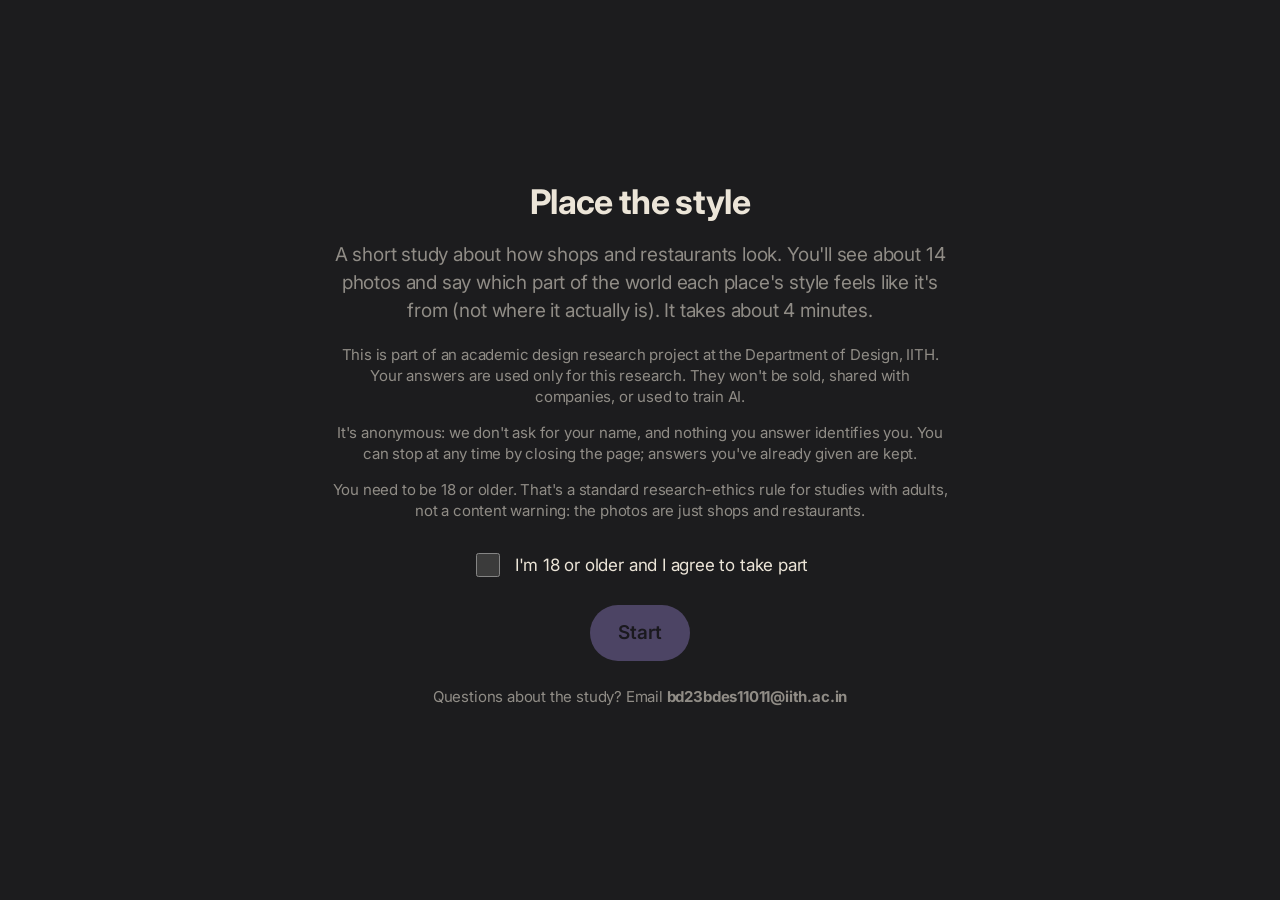
<file: index.html>
<!DOCTYPE html>
<html lang="en">
<head>
<meta charset="utf-8">
<meta name="viewport" content="width=device-width,initial-scale=1,viewport-fit=cover,user-scalable=no">
<meta name="theme-color" content="#1c1c1e">
<title>Place the style</title>
<meta name="description" content="A short study on how shops and restaurants look. About 6 minutes, anonymous, part of an academic design research project.">
<meta property="og:title" content="Place the style">
<meta property="og:description" content="A short study on how shops and restaurants look. About 6 minutes, anonymous.">
<meta property="og:image" content="https://1nnix.github.io/GuidettO/og.png">
<meta property="og:image:width" content="1200"><meta property="og:image:height" content="630">
<meta property="og:type" content="website">
<meta name="twitter:card" content="summary_large_image">
<link rel="preconnect" href="https://fonts.googleapis.com"><link rel="preconnect" href="https://fonts.gstatic.com" crossorigin>
<link href="https://fonts.googleapis.com/css2?family=Inter:wght@400..700&display=swap" rel="stylesheet">
<link rel="stylesheet" href="app.css">
</head>
<body>
<div id="app"><div class="center"><div class="box"><p>Loading…</p></div></div></div>
<div id="modal" hidden></div>
<script>window.ORIENT_MODE='public'</script>
<script src="app.js"></script>
</body>
</html>
</file>
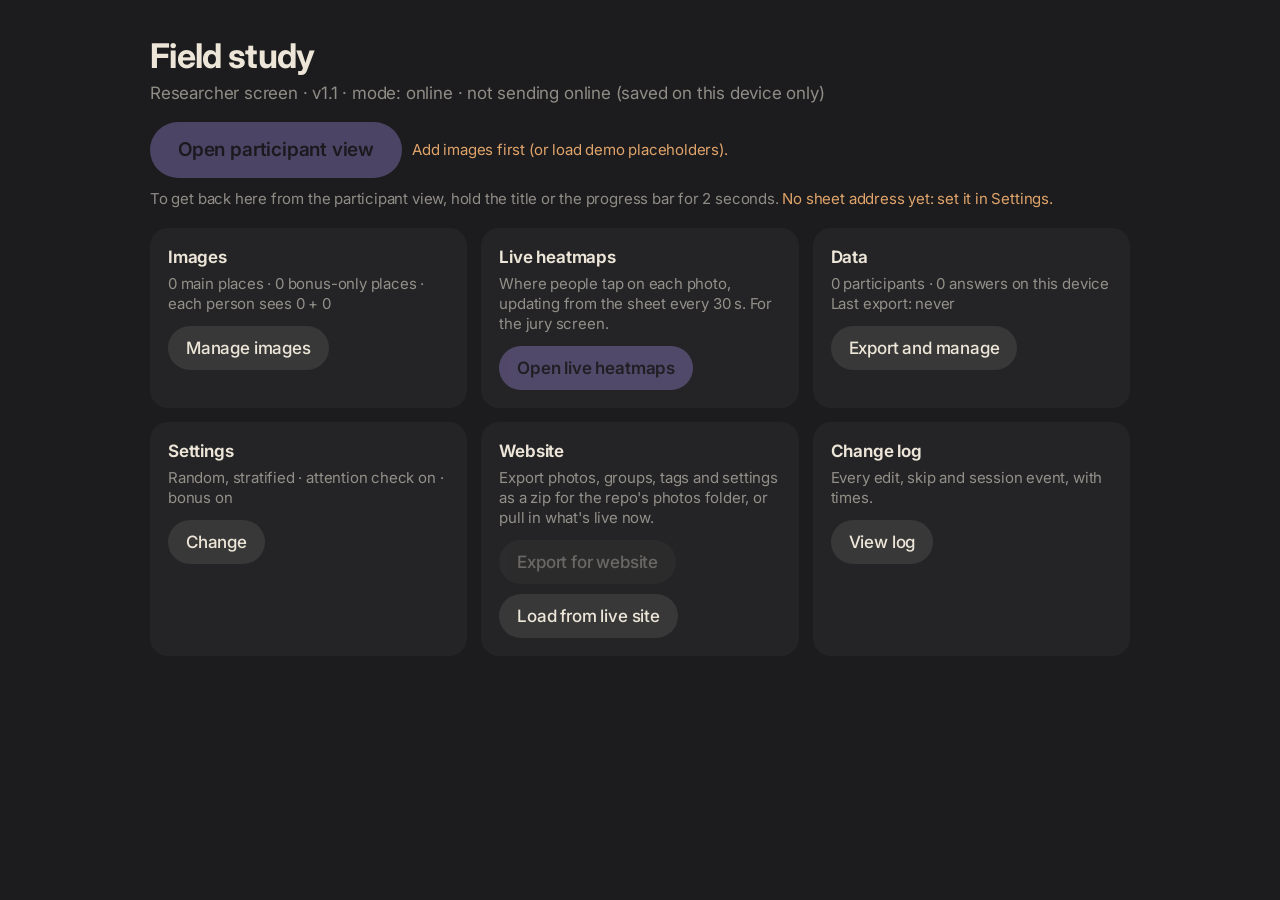
<file: admin.html>
<!DOCTYPE html>
<html lang="en">
<head>
<meta charset="utf-8">
<meta name="viewport" content="width=device-width,initial-scale=1,viewport-fit=cover,user-scalable=no">
<meta name="theme-color" content="#1c1c1e">
<title>Field study · researcher</title>
<meta name="robots" content="noindex,nofollow">
<link rel="preconnect" href="https://fonts.googleapis.com"><link rel="preconnect" href="https://fonts.gstatic.com" crossorigin>
<link href="https://fonts.googleapis.com/css2?family=Inter:wght@400..700&display=swap" rel="stylesheet">
<link rel="stylesheet" href="app.css">
</head>
<body>
<div id="app"><div class="center"><div class="box"><p>Loading…</p></div></div></div>
<div id="modal" hidden></div>
<script>window.ORIENT_MODE='admin'</script>
<script src="app.js"></script>
</body>
</html>
</file>
<file: app.css>
/* VOICE: quiet, neutral instrument — nothing on screen may carry a regional cue
   IDEA: an Apple-style sidebar beside a square photo, as in Kush's Figma
   PICTURE: the participant's photo, large, on a neutral dark grey surround
   COLOUR and TYPE: dark grey, bone text, lavender accent only for state; system SF Pro 17px
   LAYOUT: landscape — sidebar left, square photo right; portrait/phone — photo on top, questions below */
:root{color-scheme:dark;--bg:#1c1c1e;--panel:#242426;--ink:#ece5d8;--dim:rgba(236,229,216,.56);--faint:rgba(236,229,216,.12);
--lav:#a68ee6;--lavbg:rgba(166,142,230,.16);--lavsoft:rgba(166,142,230,.42);--bonus:#b26acb;--warn:#e0a46a;
--side:clamp(300px,32vw,392px);--sat:env(safe-area-inset-top,0px);--sab:env(safe-area-inset-bottom,0px)}
*{box-sizing:border-box;min-width:0;-webkit-tap-highlight-color:transparent}
html,body{margin:0;height:100%;background:var(--bg);color:var(--ink);overflow:hidden}
body{font:400 17px/22px Inter,-apple-system,"SF Pro Text",system-ui,sans-serif;letter-spacing:-.011em;-webkit-user-select:none;user-select:none;-webkit-touch-callout:none}
button{font:inherit;color:inherit;letter-spacing:inherit;background:none;border:0;padding:0;cursor:pointer}
input,select,textarea{font:inherit;font-size:17px;color:var(--ink);background:rgba(236,229,216,.07);border:1px solid var(--faint);border-radius:12px;padding:10px 12px;width:100%;-webkit-user-select:text;user-select:text}
select option{background:#2c2c2e;color:#ece5d8}
textarea{min-height:90px;resize:vertical}
button:focus-visible,input:focus-visible,select:focus-visible{outline:2px solid var(--lav);outline-offset:2px}
#app{height:100%;padding-top:var(--sat);padding-bottom:var(--sab)}
/* ---------- participant trial ---------- */
.trial{display:grid;grid-template-columns:var(--side) 1fr;grid-template-rows:68px 1fr;height:100%}
.top{grid-column:1/3;display:flex;align-items:center;gap:16px;padding:12px 28px 12px 22px}
.glass{width:44px;height:44px;flex:none;border-radius:50%;background:rgba(236,229,216,.08);border:1px solid rgba(236,229,216,.12);display:grid;place-items:center;font-weight:590;font-size:19px}
.glass.txt{width:auto;padding:0 16px;border-radius:22px;font-size:15px}
.bar{flex:1;height:44px;display:flex;align-items:center;touch-action:none}
.track{position:relative;width:100%;height:12px;border-radius:6px;background:rgba(236,229,216,.16);overflow:hidden}
.fill{position:absolute;left:0;top:0;bottom:0;border-radius:6px;background:var(--lav);transition:width .5s cubic-bezier(.2,.8,.2,1)}
.fill.done{background:var(--lavsoft)}.fill.b{background:var(--bonus)}
.side{padding:4px 12px 20px 16px;overflow-y:auto;-webkit-overflow-scrolling:touch}
.sec{padding:4px 0 10px;transition:opacity .2s}
.sec.dim{opacity:.42}
.hd{padding:8px 10px 6px;font-size:17px;color:var(--ink)}
.hint{padding:2px 10px 8px;font-size:15px;line-height:20px;color:var(--dim)}
.grid{display:grid;grid-template-columns:1fr 1fr;gap:2px 6px}
.grid+.grid{margin-top:4px;padding-top:4px;border-top:1px solid var(--faint)}
.opt{display:flex;align-items:center;gap:10px;min-height:44px;padding:8px 12px;border-radius:22px;text-align:left;line-height:20px;width:100%}
.opt i{width:20px;height:20px;flex:none;border-radius:50%;border:1.5px solid var(--dim);position:relative}
.opt.on{background:var(--lavbg);color:var(--lav);font-weight:590}
.opt.on i{border-color:var(--lav);background:var(--lav)}
.opt.on i::after{content:"";position:absolute;left:6px;top:2.5px;width:5px;height:10px;border:solid var(--bg);border-width:0 2px 2px 0;transform:rotate(45deg)}
.grid .opt{font-size:15px;line-height:18px;min-height:40px;padding:6px 10px;gap:8px}.grid .opt i{width:18px;height:18px}.grid .opt.on i::after{left:5px;top:2px}
.picked{display:flex;align-items:center;gap:10px;min-height:44px;padding:2px 4px 2px 12px}
.picked .lab{flex:1}
.x{width:44px;height:44px;flex:none;border-radius:50%;color:var(--dim);font-size:22px;display:grid;place-items:center}
.x:hover{background:rgba(236,229,216,.08)}
.attn{position:absolute;inset:0;display:grid;place-items:center;background:rgba(0,0,0,.25)}
.attn div{max-width:78%;padding:22px 26px;border-radius:18px;background:rgba(28,28,30,.88);text-align:center;font-size:clamp(17px,2.6vw,24px);line-height:1.35;box-shadow:0 10px 40px rgba(0,0,0,.5)}
.optin{margin:28px auto 0;max-width:480px;text-align:left;background:var(--panel);border-radius:18px;padding:20px}
.optin h3{margin:0 0 4px;font-size:17px}.optin p{font-size:15px!important;line-height:21px!important;margin:0 0 12px}
.contact{font-size:15px!important;margin-top:22px}
.num{width:24px;height:24px;flex:none;border-radius:50%;background:var(--ink);color:var(--bg);font-size:14px;font-weight:700;display:grid;place-items:center}
.cancel{margin:6px 12px 0;color:var(--dim);font-size:15px;min-height:44px}
.other{margin:8px 4px 0}
.sw{display:flex;align-items:center;justify-content:space-between;gap:12px;width:100%;min-height:50px;padding:8px 12px;border-radius:22px;text-align:left}
.tg{width:51px;height:31px;border-radius:16px;background:rgba(236,229,216,.18);position:relative;flex:none;transition:background .2s}
.tg::after{content:"";position:absolute;left:2px;top:2px;width:27px;height:27px;border-radius:50%;background:var(--ink);transition:transform .2s}
.sw.on .tg{background:var(--lav)}.sw.on .tg::after{transform:translateX(20px)}
.next{display:block;width:calc(100% - 20px);margin:10px 10px 0;min-height:50px;border-radius:26px;background:var(--lav);color:#17141f;font-weight:590}
.next:disabled{background:rgba(236,229,216,.1);color:rgba(236,229,216,.55)}
.stage{display:flex;flex-direction:column;align-items:center;justify-content:flex-start;padding:4px 28px 20px 12px}
.photo{position:relative;aspect-ratio:1;height:min(calc(100dvh - 120px - var(--sat) - var(--sab)),calc(100vw - var(--side) - 56px));border:1.5px solid var(--lav);border-radius:4px;overflow:hidden;background:#111;transition:box-shadow .3s;touch-action:manipulation}
.photo img{width:100%;height:100%;object-fit:cover;display:block;pointer-events:none}
.photo.live{box-shadow:0 0 0 1px var(--lav),0 0 36px rgba(166,142,230,.6);cursor:crosshair;touch-action:none}
.ring{position:absolute;width:23%;aspect-ratio:1;margin:-11.5% 0 0 -11.5%;border-radius:50%;border:3px solid var(--ink);box-shadow:0 0 0 1px rgba(0,0,0,.35),inset 0 0 0 1px rgba(0,0,0,.25);pointer-events:none}
.ring.pend{border-style:dashed;animation:pulse 1.4s ease-in-out infinite}
.ring b{position:absolute;right:4%;top:4%;width:26px;height:26px;border-radius:50%;background:var(--ink);color:var(--bg);font-size:14px;display:grid;place-items:center}
@keyframes pulse{50%{transform:scale(1.06)}}
@media(prefers-reduced-motion:reduce){.ring.pend{animation:none}.fill,.tg,.tg::after{transition:none}}
/* portrait tablets and phones: photo on top, questions below */
@media (max-aspect-ratio:1/1){
 .trial{display:flex;flex-direction:column;height:100%;overflow-y:auto;-webkit-overflow-scrolling:touch}
 .top{position:sticky;top:0;z-index:3;background:var(--bg);height:60px;flex:none;padding:8px 14px}
 .stage{order:1;flex:none;padding:4px 12px 0}
 .side{order:2;flex:none}
 .photo{height:auto;width:min(100%,62dvh)}
 .side{padding:6px 6px 28px;overflow:visible}
}
/* ---------- researcher + simple screens ---------- */
.page{height:100%;overflow-y:auto;padding:28px max(4vw,16px) 40px;-webkit-user-select:text;user-select:text}
.wrap{max-width:980px;margin:0 auto}
h1{font-size:clamp(28px,5vw,34px);line-height:1.18;font-weight:700;margin:8px 0 6px;letter-spacing:-.02em}
h2{font-size:22px;line-height:28px;font-weight:650;margin:28px 0 10px}
.sub{color:var(--dim);margin:0 0 18px}
.cards{display:grid;grid-template-columns:repeat(auto-fit,minmax(240px,1fr));gap:14px}
.card{background:var(--panel);border-radius:18px;padding:18px}
.card h3{margin:0 0 6px;font-size:17px;font-weight:650}
.card p{margin:0 0 12px;color:var(--dim);font-size:15px;line-height:20px}
.btn{min-height:44px;padding:0 18px;border-radius:22px;background:rgba(236,229,216,.1);font-weight:510;display:inline-flex;align-items:center;justify-content:center;gap:8px}
.btn.pri{background:var(--lav);color:#17141f;font-weight:590}
.btn.big{min-height:56px;font-size:19px;padding:0 28px;border-radius:28px}
.btn.danger{color:#f0a0a0}
.btn:disabled{opacity:.35}
.row{display:flex;flex-wrap:wrap;gap:10px;align-items:center}
.field{margin:0 0 22px}
.field>label,.lbl{display:block;font-size:15px;color:var(--dim);margin:0 0 8px}
.chips{display:flex;flex-wrap:wrap;gap:8px}
.chip{min-height:44px;padding:0 16px;border-radius:22px;background:rgba(236,229,216,.08)}
.chip.on{background:var(--lavbg);color:var(--lav);font-weight:590}
.chip.sm{min-height:36px;padding:0 12px;font-size:14px;border-radius:18px}
.chk{display:flex;gap:12px;align-items:center;min-height:44px;text-align:left}
.chk input{width:24px;height:24px;flex:none;accent-color:var(--lav)}
.warn{color:var(--warn);font-size:15px}
table{width:100%;border-collapse:collapse;font-size:15px}
td,th{padding:8px 6px;border-bottom:1px solid var(--faint);text-align:left;vertical-align:middle}
th{color:var(--dim);font-weight:510}
td.n,th.n{text-align:right;font-variant-numeric:tabular-nums}
.thumbimg{width:56px;height:56px;object-fit:cover;border-radius:6px;display:block}
td select{padding:6px 8px;font-size:15px;border-radius:8px;width:auto}
.mini{min-height:36px;padding:0 12px;border-radius:18px;font-size:14px}
.tags{font-size:12px;color:var(--dim);max-width:180px}
.center{height:100%;overflow-y:auto;display:grid;place-items:center;padding:40px 20px;text-align:center}
.center .box{max-width:620px}
.center p{color:var(--dim);font-size:19px;line-height:28px}
.center p.small{font-size:15px;line-height:21px}
.cons{justify-content:center;margin:22px 0 18px;font-size:17px}
.steps{text-align:left;margin:24px auto;padding:0;list-style:none;counter-reset:s;max-width:560px}
.steps li{counter-increment:s;position:relative;padding:0 0 16px 44px;font-size:18px;line-height:25px}
.steps li::before{content:counter(s);position:absolute;left:0;top:-1px;width:28px;height:28px;border-radius:50%;background:var(--lavbg);color:var(--lav);font-weight:650;display:grid;place-items:center;font-size:15px}
.about{text-align:left}
.logbox{font-size:13px;line-height:18px;max-height:60vh;overflow:auto}
code{font-size:13px}
/* ---------- modal ---------- */
#modal{position:fixed;inset:0;background:rgba(0,0,0,.55);display:grid;place-items:center;z-index:10;padding:24px}
#modal[hidden]{display:none}
.dlg{background:#2c2c2e;border-radius:22px;padding:24px;width:min(560px,100%);max-height:86vh;overflow:auto;box-shadow:0 20px 60px rgba(0,0,0,.5)}
.dlg h3{margin:0 0 8px;font-size:20px}
.dlg p{margin:0 0 16px;color:var(--dim)}
.dlg .row{justify-content:flex-end;margin-top:18px}
.menu{display:grid;gap:8px}
.menu .btn{justify-content:flex-start;width:100%}
/* ---------- custom picker (same look on every device) ---------- */
.pick{display:flex;justify-content:space-between;align-items:center;gap:12px;width:100%;min-height:48px;padding:10px 14px;border-radius:12px;background:rgba(236,229,216,.07);border:1px solid var(--faint);text-align:left}
.pick.ph{color:var(--dim)}
.pick span{color:var(--dim);font-size:14px}
.plist{margin-top:10px;max-height:min(50vh,420px);overflow-y:auto;-webkit-overflow-scrolling:touch;border-top:1px solid var(--faint)}
.pitem{display:block;width:100%;text-align:left;min-height:46px;padding:12px;border-bottom:1px solid var(--faint)}
.pitem:hover{background:rgba(236,229,216,.05)}
.pitem.on{color:var(--lav);font-weight:590}

.hd.big{font-size:19px;line-height:24px;font-weight:650;color:var(--ink)}
.tapsec{border-bottom:1px solid var(--faint);margin-bottom:6px}
.maplink{color:var(--lav);font-size:14px;margin-left:6px;text-decoration:underline;text-underline-offset:3px}
figure svg{width:100%;height:auto;display:block}

.nextwrap{position:sticky;bottom:0;padding:10px 0 calc(10px + var(--sab));background:linear-gradient(to top,var(--bg) 70%,rgba(28,28,30,0));z-index:2}
.nextwrap .next{margin-top:0}
</file>
